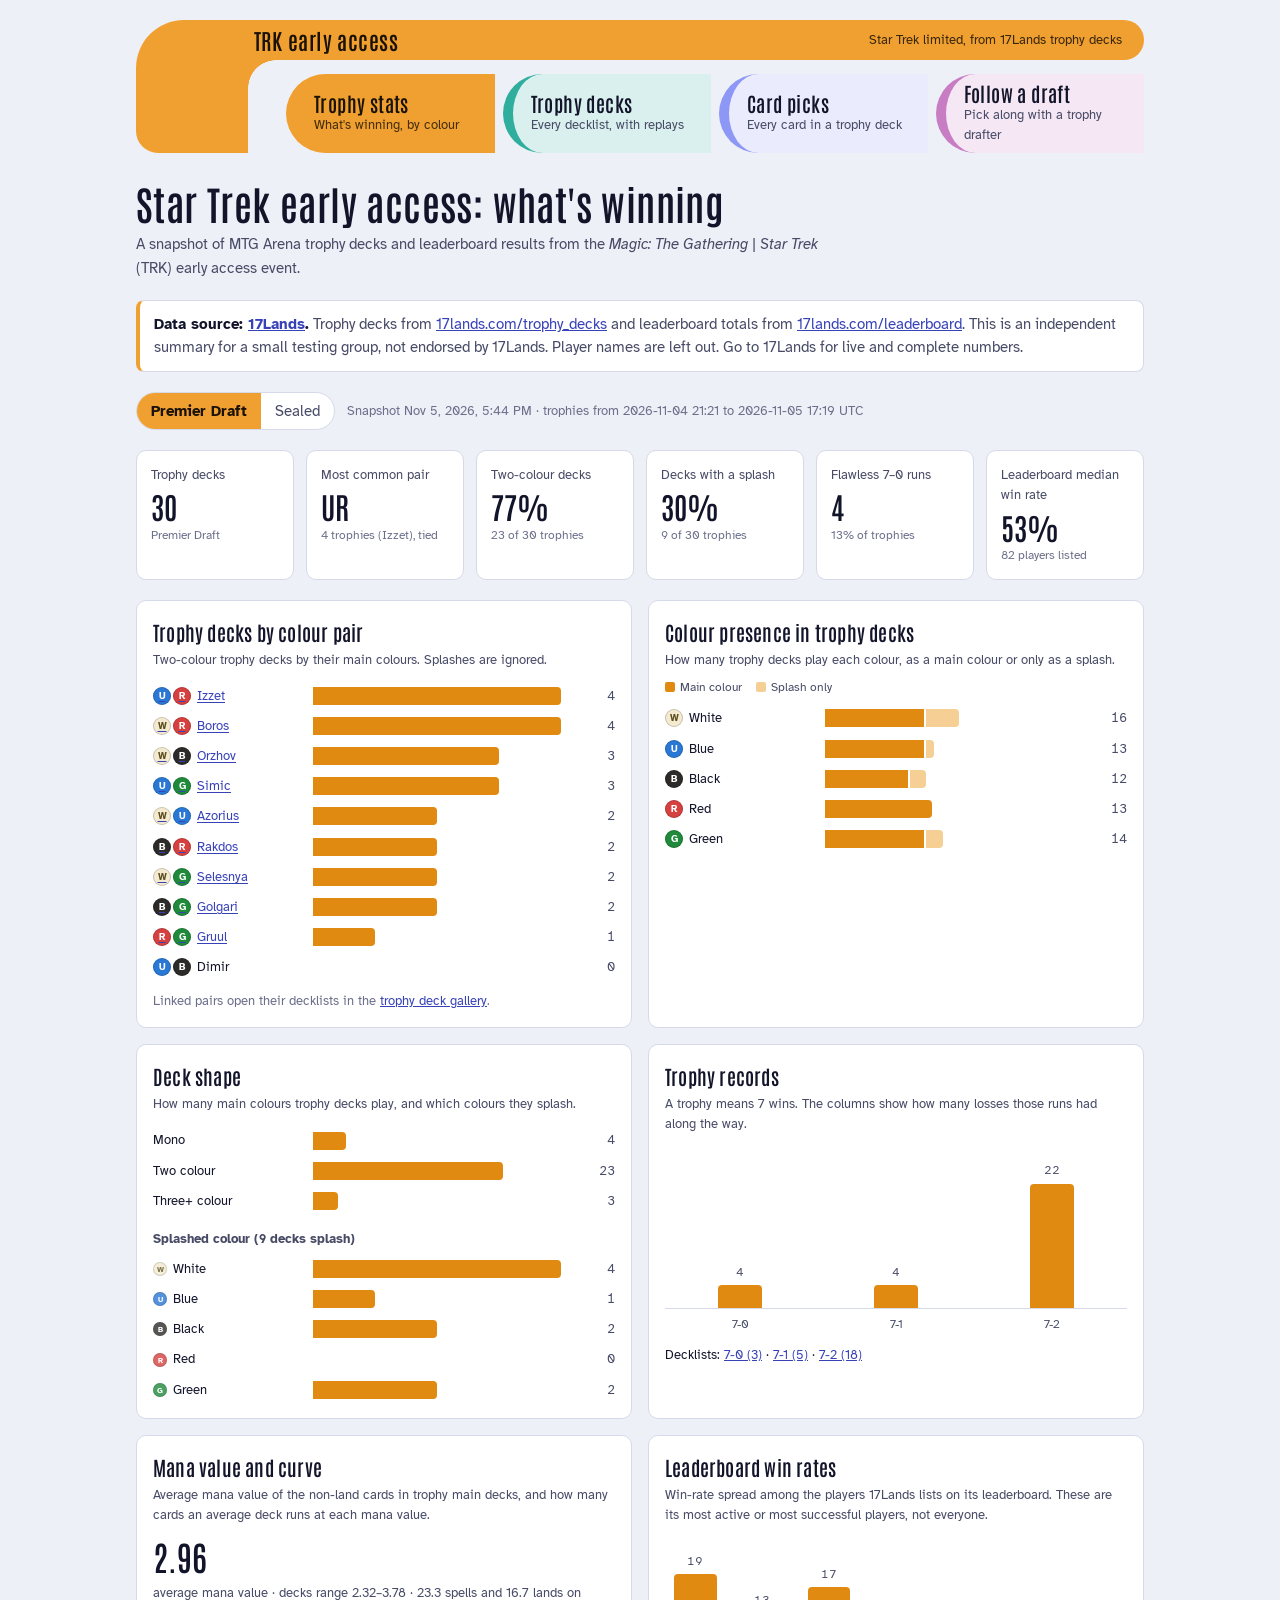
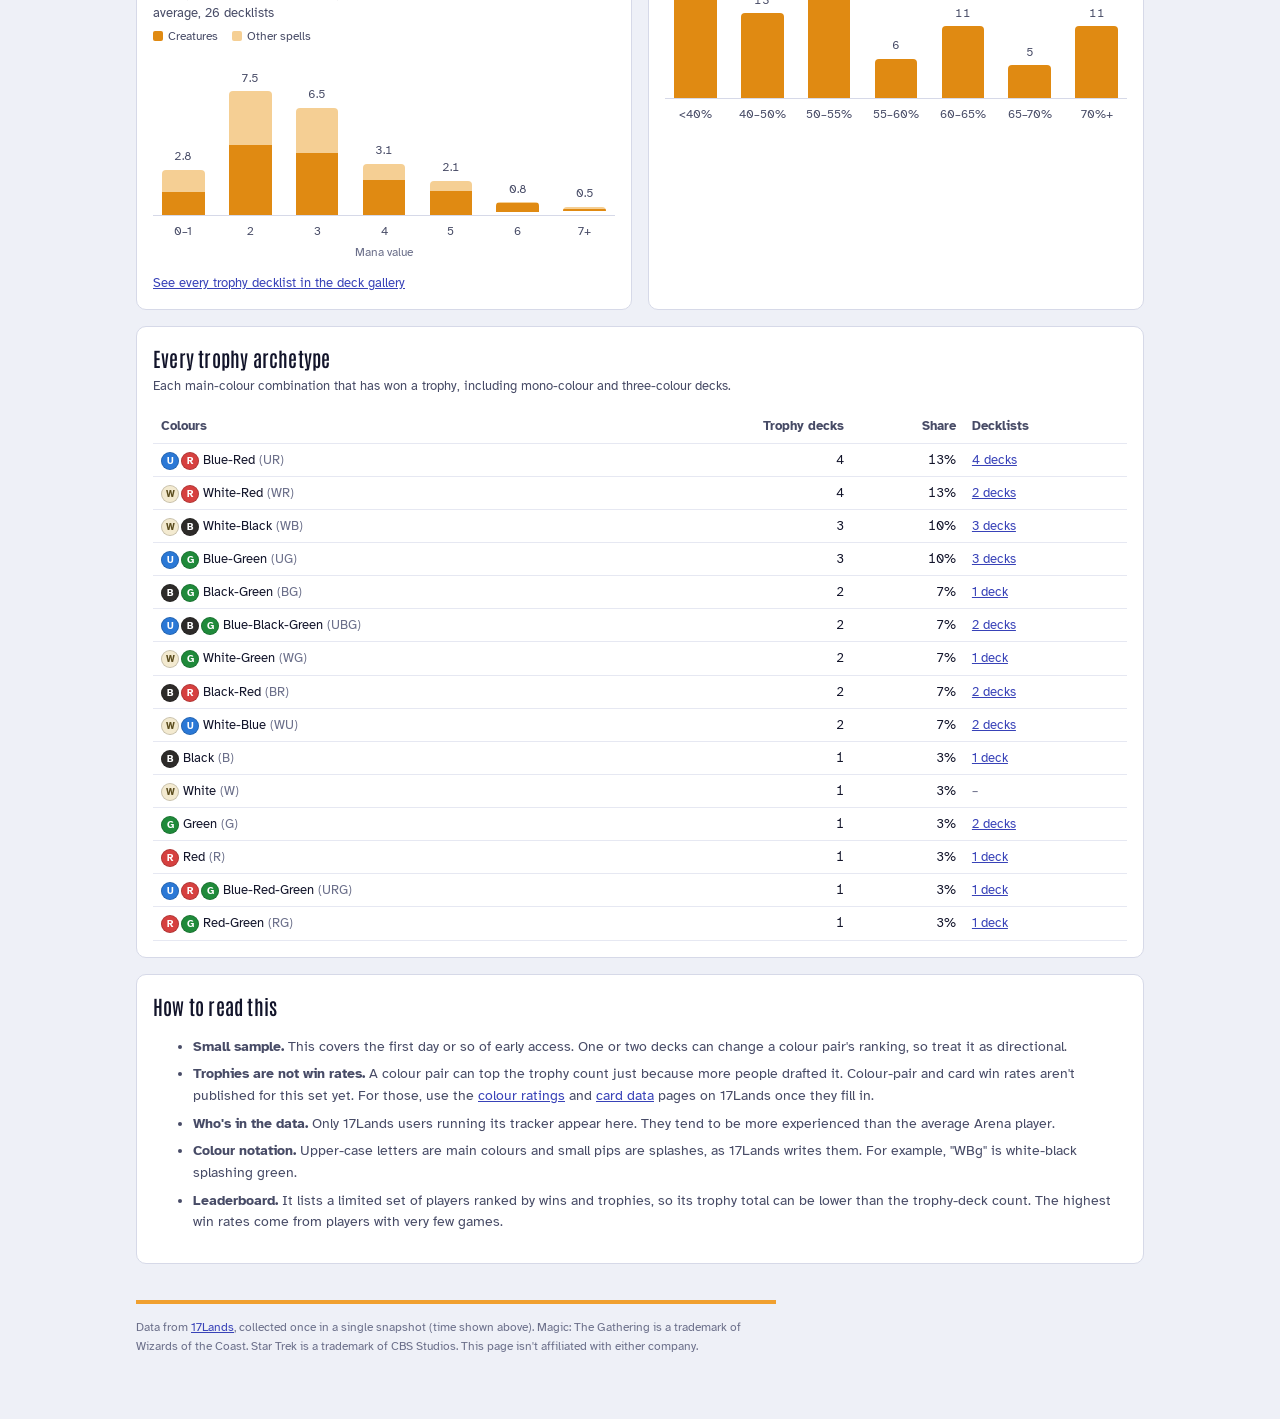
<file: docs/index.html>
<!doctype html>
<html lang="en">
<head>
<meta charset="utf-8">
<meta name="viewport" content="width=device-width, initial-scale=1">
<title>Star Trek Early Access</title>
<meta name="description" content="Early-access snapshot of Magic: The Gathering | Star Trek (TRK) limited results on MTG Arena, using data from 17Lands.">
<meta name="robots" content="noindex">
<link rel="preconnect" href="https://fonts.googleapis.com">
<link rel="preconnect" href="https://fonts.gstatic.com" crossorigin>
<link rel="stylesheet" href="https://fonts.googleapis.com/css2?family=Antonio:wght@600&family=Atkinson+Hyperlegible:ital,wght@0,400;0,700;1,400&display=swap">
<link rel="stylesheet" href="site.css">
<style>
.source {
  background: var(--surface-1); border: 1px solid var(--border); border-left: 4px solid var(--here);
  border-radius: 8px; padding: 12px 14px; margin-bottom: 20px; color: var(--text-secondary);
}
.source strong { color: var(--text-primary); }
.controls { display: flex; flex-wrap: wrap; gap: 12px; align-items: center; margin: 8px 0 20px; }
.tiles { display: grid; grid-template-columns: repeat(auto-fit, minmax(150px, 1fr)); gap: 12px; margin-bottom: 20px; }
.tile { background: var(--surface-1); border: 1px solid var(--border); border-radius: 10px; padding: 14px; }
.tile .label { color: var(--text-secondary); font-size: 13px; }
.tile .value { font: 600 30px/1.15 var(--display); margin-top: 4px; }
.tile .note { color: var(--text-muted); font-size: 12px; margin-top: 2px; }
.grid { display: grid; grid-template-columns: repeat(auto-fit, minmax(min(100%, 460px), 1fr)); gap: 16px; }
.card { background: var(--surface-1); border: 1px solid var(--border); border-radius: 10px; padding: 16px; min-width: 0; }
.card h2 { font-size: 20px; margin: 0 0 2px; }
.card .desc { color: var(--text-secondary); font-size: 13px; margin: 0 0 14px; }
.card.full { grid-column: 1 / -1; }
.bars { display: flex; flex-direction: column; gap: 6px; }
.bar-row { display: grid; grid-template-columns: minmax(96px, 150px) 1fr 44px; align-items: center; gap: 10px; padding: 2px 0; border-radius: 6px; }
.bar-row:hover { background: var(--grid); }
a.bar-row { color: inherit; text-decoration: none; }
a.bar-row .bar-label { color: var(--accent-ink); text-decoration: underline; text-underline-offset: 2px; }
a.bar-row:focus-visible { outline: 2px solid var(--here); outline-offset: 2px; }
.more { font-size: 13px; margin: 12px 0 0; }
.bar-label { display: flex; align-items: center; gap: 6px; font-size: 13px; color: var(--text-primary); white-space: nowrap; overflow: hidden; text-overflow: ellipsis; }
.bar-track { position: relative; height: 18px; display: flex; gap: 2px; }
.bar-fill { height: 100%; border-radius: 0 4px 4px 0; background: var(--series-1); min-width: 0; }
.bar-fill.soft { background: var(--series-1-soft); }
.bar-fill.first-of-two { border-radius: 0; }
.bar-val { font-size: 13px; color: var(--text-secondary); text-align: right; font-variant-numeric: tabular-nums; }
.legend { display: flex; gap: 14px; font-size: 12px; color: var(--text-secondary); margin: -6px 0 10px; flex-wrap: wrap; }
.legend span::before { content: ""; display: inline-block; width: 10px; height: 10px; border-radius: 2px; margin-right: 5px; vertical-align: -1px; background: var(--c); }
.pips { display: inline-flex; gap: 2px; flex: none; }
.pip {
  display: inline-grid; place-items: center; width: 18px; height: 18px; border-radius: 50%;
  font-size: 10px; font-weight: 700; line-height: 1; box-shadow: inset 0 0 0 1px rgba(0,0,0,.18);
}
.pip.lc { width: 14px; height: 14px; font-size: 8px; opacity: .8; }
.pip-W { background: var(--pip-W); color: var(--pip-W-ink); }
.pip-U { background: var(--pip-U); color: var(--pip-U-ink); }
.pip-B { background: var(--pip-B); color: var(--pip-B-ink); }
.pip-R { background: var(--pip-R); color: var(--pip-R-ink); }
.pip-G { background: var(--pip-G); color: var(--pip-G-ink); }
.vbars { display: flex; align-items: flex-end; gap: 6px; height: 160px; border-bottom: 1px solid var(--border); padding-top: 8px; }
.vcol { flex: 1; display: flex; flex-direction: column; align-items: center; justify-content: flex-end; height: 100%; gap: 4px; cursor: default; border-radius: 4px; }
.vcol:hover { background: var(--grid); }
.vcol .v { font-size: 12px; color: var(--text-secondary); font-variant-numeric: tabular-nums; }
.vcol .b { width: 70%; max-width: 44px; background: var(--series-1); border-radius: 4px 4px 0 0; }
.vcol .stack { width: 70%; max-width: 44px; display: flex; flex-direction: column; border-radius: 4px 4px 0 0; overflow: hidden; }
.vcol .stack .b { width: 100%; max-width: none; border-radius: 0; }
.vcol .stack .b.soft { background: var(--series-1-soft); }
.mv-head { display: flex; align-items: baseline; gap: 10px; flex-wrap: wrap; margin-bottom: 10px; }
.mv-head .value { font: 600 34px/1 var(--display); }
.mv-head .note { color: var(--text-secondary); font-size: 13px; }
.axis-note { color: var(--text-muted); font-size: 12px; text-align: center; margin-top: 2px; }
.vlabels { display: flex; gap: 6px; margin-top: 6px; }
.vlabels span { flex: 1; text-align: center; font-size: 12px; color: var(--text-secondary); }
table { width: 100%; border-collapse: collapse; font-size: 13px; }
th, td { text-align: left; padding: 6px 8px; border-bottom: 1px solid var(--grid); }
th { color: var(--text-secondary); font-weight: 600; }
td.num, th.num { text-align: right; font-variant-numeric: tabular-nums; }
.table-scroll { overflow-x: auto; }
.notes { color: var(--text-secondary); font-size: 14px; }
.notes li { margin-bottom: 6px; }
.empty { color: var(--text-muted); font-size: 13px; padding: 12px 0; }
#tip {
  position: fixed; pointer-events: none; z-index: 10; background: var(--tip-bg); color: var(--tip-fg);
  font-size: 12px; padding: 6px 8px; border-radius: 6px; max-width: 240px; opacity: 0; transition: opacity .08s;
}
</style>
</head>
<body class="p-stats">
<div class="wrap">
  <header class="bridge">
    <div class="elbow" aria-hidden="true"></div>
    <div class="bar"><a class="site" href="index.html">TRK early access</a><span>Star Trek limited, from 17Lands trophy decks</span></div>
    <nav aria-label="Pages">
      <a href="index.html" aria-current="page"><b>Trophy stats</b><span>What's winning, by colour</span></a>
      <a href="decks.html"><b>Trophy decks</b><span>Every decklist, with replays</span></a>
      <a href="cards.html"><b>Card picks</b><span>Every card in a trophy deck</span></a>
      <a href="follow.html"><b>Follow a draft</b><span>Pick along with a trophy drafter</span></a>
    </nav>
  </header>
  <div>
    <h1>Star Trek early access: what's winning</h1>
    <p class="sub">A snapshot of MTG Arena trophy decks and leaderboard results from the <em>Magic: The Gathering | Star Trek</em> (TRK) early access event.</p>
    <div class="source">
      <strong>Data source: <a href="https://www.17lands.com" target="_blank" rel="noopener">17Lands</a>.</strong>
      Trophy decks from <a href="https://www.17lands.com/trophy_decks" target="_blank" rel="noopener">17lands.com/trophy_decks</a> and leaderboard totals from <a href="https://www.17lands.com/leaderboard" target="_blank" rel="noopener">17lands.com/leaderboard</a>.
      This is an independent summary for a small testing group, not endorsed by 17Lands. Player names are left out. Go to 17Lands for live and complete numbers.
    </div>
  </div>

  <div class="controls">
    <div class="seg" role="group" aria-label="Format">
      <button type="button" data-fmt="PremierDraft" aria-pressed="true">Premier Draft</button>
      <button type="button" data-fmt="Sealed" aria-pressed="false">Sealed</button>
    </div>
    <span class="meta" id="meta"></span>
  </div>

  <section class="tiles" id="tiles" aria-label="Headline numbers"></section>

  <div class="grid">
    <section class="card">
      <h2>Trophy decks by colour pair</h2>
      <p class="desc">Two-colour trophy decks by their main colours. Splashes are ignored.</p>
      <div class="bars" id="pairs"></div>
      <p class="more meta" id="pairs-more"></p>
    </section>

    <section class="card">
      <h2>Colour presence in trophy decks</h2>
      <p class="desc">How many trophy decks play each colour, as a main colour or only as a splash.</p>
      <div class="legend"><span style="--c:var(--series-1)">Main colour</span><span style="--c:var(--series-1-soft)">Splash only</span></div>
      <div class="bars" id="presence"></div>
    </section>

    <section class="card">
      <h2>Deck shape</h2>
      <p class="desc">How many main colours trophy decks play, and which colours they splash.</p>
      <div class="bars" id="width"></div>
      <h3 style="font-size:13px;margin:16px 0 8px;color:var(--text-secondary);font-weight:600" id="splash-h"></h3>
      <div class="bars" id="splash"></div>
    </section>

    <section class="card">
      <h2>Trophy records</h2>
      <p class="desc">A trophy means 7 wins. The columns show how many losses those runs had along the way.</p>
      <div class="vbars" id="records"></div>
      <div class="vlabels" id="records-l"></div>
      <p class="more" id="records-more"></p>
    </section>

    <section class="card">
      <h2>Mana value and curve</h2>
      <p class="desc">Average mana value of the non-land cards in trophy main decks, and how many cards an average deck runs at each mana value.</p>
      <div id="curve-body">
        <div class="mv-head"><span class="value" id="mv-avg"></span><span class="note" id="mv-note"></span></div>
        <div class="legend"><span style="--c:var(--series-1)">Creatures</span><span style="--c:var(--series-1-soft)">Other spells</span></div>
        <div class="vbars" id="curve"></div>
        <div class="vlabels" id="curve-l"></div>
        <div class="axis-note">Mana value</div>
        <p class="more"><a href="decks.html">See every trophy decklist in the deck gallery</a></p>
      </div>
      <div class="empty" id="curve-empty" hidden>Decklists are only collected for Premier Draft trophy decks. Switch to Premier Draft to see the curve.</div>
    </section>

    <section class="card">
      <h2>Leaderboard win rates</h2>
      <p class="desc">Win-rate spread among the players 17Lands lists on its leaderboard. These are its most active or most successful players, not everyone.</p>
      <div class="vbars" id="wr"></div>
      <div class="vlabels" id="wr-l"></div>
    </section>

    <section class="card full">
      <h2>Every trophy archetype</h2>
      <p class="desc">Each main-colour combination that has won a trophy, including mono-colour and three-colour decks.</p>
      <div class="table-scroll"><table id="arch"><thead><tr><th>Colours</th><th class="num">Trophy decks</th><th class="num">Share</th><th id="arch-dl">Decklists</th></tr></thead><tbody></tbody></table></div>
    </section>

    <section class="card full">
      <h2>How to read this</h2>
      <ul class="notes">
        <li><strong>Small sample.</strong> This covers the first day or so of early access. One or two decks can change a colour pair's ranking, so treat it as directional.</li>
        <li><strong>Trophies are not win rates.</strong> A colour pair can top the trophy count just because more people drafted it. Colour-pair and card win rates aren't published for this set yet. For those, use the <a href="https://www.17lands.com/color_ratings" target="_blank" rel="noopener">colour ratings</a> and <a href="https://www.17lands.com/card_data" target="_blank" rel="noopener">card data</a> pages on 17Lands once they fill in.</li>
        <li><strong>Who's in the data.</strong> Only 17Lands users running its tracker appear here. They tend to be more experienced than the average Arena player.</li>
        <li><strong>Colour notation.</strong> Upper-case letters are main colours and small pips are splashes, as 17Lands writes them. For example, "WBg" is white-black splashing green.</li>
        <li><strong>Leaderboard.</strong> It lists a limited set of players ranked by wins and trophies, so its trophy total can be lower than the trophy-deck count. The highest win rates come from players with very few games.</li>
      </ul>
    </section>
  </div>

  <footer>
    Data from <a href="https://www.17lands.com" target="_blank" rel="noopener">17Lands</a>, collected once in a single snapshot (time shown above). Magic: The Gathering is a trademark of Wizards of the Coast. Star Trek is a trademark of CBS Studios. This page isn't affiliated with either company.
  </footer>
</div>
<div id="tip" role="status" aria-live="polite"></div>

<script>
(function () {
  const COLOR_NAMES = { W: "White", U: "Blue", B: "Black", R: "Red", G: "Green" };
  const FMT_LABEL = { PremierDraft: "Premier Draft", Sealed: "Sealed" };
  const $ = (id) => document.getElementById(id);
  const tip = $("tip");
  let stats = null;
  let fmt = "PremierDraft";
  try { const saved = localStorage.getItem("trk-fmt"); if (saved) fmt = saved; } catch (e) {}

  const pct = (n, d) => d ? Math.round((n / d) * 100) + "%" : "–";
  const esc = (s) => String(s).replace(/[&<>"]/g, (c) => ({ "&": "&amp;", "<": "&lt;", ">": "&gt;", '"': "&quot;" }[c]));

  function pips(code) {
    return '<span class="pips" aria-hidden="true">' + [...code].map((c) => {
      const up = c.toUpperCase();
      return '<span class="pip pip-' + up + (c !== up ? " lc" : "") + '">' + up + "</span>";
    }).join("") + "</span>";
  }
  function colourWords(code) {
    const main = [...code].filter((c) => c === c.toUpperCase()).map((c) => COLOR_NAMES[c]);
    const spl = [...code].filter((c) => c !== c.toUpperCase()).map((c) => COLOR_NAMES[c.toUpperCase()]);
    return main.join("-") + (spl.length ? " splash " + spl.join(", ") : "");
  }

  function bindTips(root) {
    root.querySelectorAll("[data-tip]").forEach((el) => {
      el.addEventListener("mousemove", (e) => {
        tip.textContent = el.getAttribute("data-tip");
        tip.style.opacity = 1;
        const x = Math.min(e.clientX + 14, window.innerWidth - tip.offsetWidth - 8);
        tip.style.left = x + "px";
        tip.style.top = e.clientY + 14 + "px";
      });
      el.addEventListener("mouseleave", () => { tip.style.opacity = 0; });
    });
  }

  // Horizontal bars. rows: [{labelHtml, label, parts:[{v, soft}], total, tip}]
  function hbars(el, rows, max) {
    if (!rows.length) { el.innerHTML = '<div class="empty">No data yet.</div>'; return; }
    max = max || Math.max(1, ...rows.map((r) => r.total));
    el.innerHTML = rows.map((r) => {
      const parts = r.parts.filter((p) => p.v > 0);
      const fills = parts.map((p, i) =>
        '<div class="bar-fill' + (p.soft ? " soft" : "") + (i < parts.length - 1 ? " first-of-two" : "") +
        '" style="width:' + (p.v / max) * 100 + '%"></div>').join("");
      const tag = r.href ? 'a href="' + esc(r.href) + '"' : "div";
      return "<" + tag + ' class="bar-row" data-tip="' + esc(r.tip) + '"><div class="bar-label">' + r.labelHtml +
        '</div><div class="bar-track">' + fills + '</div><div class="bar-val">' + r.total + "</div></" + tag.split(" ")[0] + ">";
    }).join("");
    bindTips(el);
  }

  function vbars(el, labelsEl, rows) {
    const max = Math.max(1, ...rows.map((r) => r.v));
    el.innerHTML = rows.map((r) =>
      '<div class="vcol" data-tip="' + esc(r.tip) + '"><span class="v">' + r.v + '</span><div class="b" style="height:' +
      (r.v / max) * 82 + '%;min-height:' + (r.v ? 2 : 0) + 'px"></div></div>').join("");
    labelsEl.innerHTML = rows.map((r) => "<span>" + esc(r.label) + "</span>").join("");
    bindTips(el);
  }

  function tile(label, value, note) {
    return '<div class="tile"><div class="label">' + label + '</div><div class="value">' + value + "</div>" +
      (note ? '<div class="note">' + note + "</div>" : "") + "</div>";
  }

  function renderCurve(c) {
    $("curve-body").hidden = !c;
    $("curve-empty").hidden = !!c;
    if (!c) return;
    const r1 = (x) => x.toFixed(1);
    $("mv-avg").textContent = c.avg_mv.toFixed(2);
    $("mv-note").textContent = "average mana value · decks range " + c.min_mv.toFixed(2) + "–" + c.max_mv.toFixed(2) +
      " · " + r1(c.avg_spells) + " spells and " + r1(c.avg_lands) + " lands on average, " + c.decks + " decklists";
    const max = Math.max(1, ...c.curve.map((b) => b.creatures + b.other));
    $("curve").innerHTML = c.curve.map((b) => {
      const tot = b.creatures + b.other;
      const tipText = "Mana value " + b.label + ": " + r1(tot) + " cards per deck (" + r1(b.creatures) + " creatures, " + r1(b.other) + " other)";
      return '<div class="vcol" data-tip="' + esc(tipText) + '"><span class="v">' + r1(tot) + '</span><div class="stack" style="height:' +
        (tot / max) * 82 + '%"><div class="b soft" style="flex:' + b.other + '"></div><div class="b" style="flex:' + b.creatures + '"></div></div></div>';
    }).join("");
    $("curve-l").innerHTML = c.curve.map((b) => "<span>" + esc(b.label) + "</span>").join("");
    bindTips($("curve"));
  }

  function render() {
    const f = stats.formats[fmt];
    if (!f) return;
    const t = f.trophies, lb = f.leaderboard, n = t.count;
    document.querySelectorAll(".seg button").forEach((b) => b.setAttribute("aria-pressed", b.dataset.fmt === fmt));
    const fetched = new Date(stats.fetched_at);
    $("meta").textContent = "Snapshot " + fetched.toLocaleString(undefined, { dateStyle: "medium", timeStyle: "short" }) +
      (t.first ? " · trophies from " + t.first.slice(0, 16) + " to " + t.last.slice(0, 16) + " UTC" : "");

    const two = (t.width.find((w) => w.label === "Two colour") || {}).count || 0;
    const sevenOh = (t.records.find((r) => r.record === "7-0") || {}).count || 0;
    const topPair = t.pairs[0];
    $("tiles").innerHTML =
      tile("Trophy decks", n, FMT_LABEL[fmt]) +
      tile("Most common pair", topPair && topPair.count ? topPair.code : "–",
        topPair && topPair.count ? topPair.count + " trophies (" + topPair.name + ")" + (t.pairs[1] && t.pairs[1].count === topPair.count ? ", tied" : "") : "") +
      tile("Two-colour decks", pct(two, n), two + " of " + n + " trophies") +
      tile("Decks with a splash", pct(t.splash_decks, n), t.splash_decks + " of " + n + " trophies") +
      tile("Flawless 7–0 runs", sevenOh, pct(sevenOh, n) + " of trophies") +
      tile("Leaderboard median win rate", lb.median_win_rate != null ? Math.round(lb.median_win_rate * 100) + "%" : "–",
        lb.players + " players listed");

    // decklists (and pick data) only exist for some Premier Draft trophies; link to the gallery where there are any
    const dl = (f.decklists || {}).by_main || {};
    const galleryHref = (q) => "decks.html?" + q;
    hbars($("pairs"), t.pairs.map((p) => ({
      labelHtml: pips(p.code) + " " + p.name, total: p.count, parts: [{ v: p.count }],
      href: dl[p.code] ? galleryHref("colors=" + p.code) : "",
      tip: p.name + " (" + p.code + "): " + p.count + " trophy deck" + (p.count === 1 ? "" : "s") + " · " + pct(p.count, n) + " of all trophies" +
        (dl[p.code] ? " · click to see " + dl[p.code] + " decklist" + (dl[p.code] === 1 ? "" : "s") : ""),
    })));
    $("pairs-more").innerHTML = f.decklists ? 'Linked pairs open their decklists in the <a href="decks.html">trophy deck gallery</a>.' : "";

    hbars($("presence"), t.presence.map((c) => ({
      labelHtml: pips(c.code) + " " + c.name, total: c.any,
      parts: [{ v: c.main }, { v: c.any - c.main, soft: true }],
      tip: c.name + ": main colour in " + c.main + ", splash only in " + (c.any - c.main) + " · in " + pct(c.any, n) + " of trophy decks",
    })), n);

    hbars($("width"), t.width.map((w) => ({
      labelHtml: esc(w.label), total: w.count, parts: [{ v: w.count }],
      tip: w.label + ": " + w.count + " trophy decks (" + pct(w.count, n) + ")",
    })), n);
    $("splash-h").textContent = "Splashed colour (" + t.splash_decks + " decks splash)";
    hbars($("splash"), t.splash_colors.map((c) => ({
      labelHtml: pips(c.code.toLowerCase()) + " " + c.name, total: c.count, parts: [{ v: c.count }],
      tip: c.name + " splashed in " + c.count + " trophy deck" + (c.count === 1 ? "" : "s"),
    })), Math.max(1, ...t.splash_colors.map((c) => c.count)));

    vbars($("records"), $("records-l"), t.records.map((r) => ({
      label: r.record, v: r.count, tip: r.record + ": " + r.count + " trophies (" + pct(r.count, n) + ")",
    })));
    const byRec = (f.decklists || {}).by_record || {};
    $("records-more").innerHTML = f.decklists ? "Decklists: " + t.records.filter((r) => byRec[r.record]).map((r) =>
      '<a href="' + galleryHref("record=" + r.record) + '">' + r.record + " (" + byRec[r.record] + ")</a>").join(" · ") : "";
    renderCurve(f.curve);

    vbars($("wr"), $("wr-l"), lb.win_rate_hist.map((b) => ({
      label: b.label, v: b.count, tip: b.label + " win rate: " + b.count + " of " + lb.players + " listed players",
    })));

    $("arch").querySelector("tbody").innerHTML = t.archetypes.map((a) =>
      "<tr><td>" + pips(a.code) + " " + esc(colourWords(a.code)) + ' <span style="color:var(--text-muted)">(' + a.code +
      ')</span></td><td class="num">' + a.count + '</td><td class="num">' + pct(a.count, n) + "</td>" +
      (f.decklists ? "<td>" + (dl[a.code] ? '<a href="' + galleryHref("colors=" + a.code) + '">' + dl[a.code] + " deck" + (dl[a.code] === 1 ? "" : "s") + "</a>" : '<span class="meta">–</span>') + "</td>" : "") +
      "</tr>").join("");
    $("arch-dl").hidden = !f.decklists;
  }

  document.querySelectorAll(".seg button").forEach((b) => b.addEventListener("click", () => {
    fmt = b.dataset.fmt;
    try { localStorage.setItem("trk-fmt", fmt); } catch (e) {}
    render();
  }));

  fetch("data/stats.json").then((r) => r.json()).then((d) => {
    stats = d;
    if (!stats.formats[fmt]) fmt = "PremierDraft";
    render();
  }).catch(() => { $("tiles").innerHTML = '<div class="empty">Could not load data/stats.json.</div>'; });
})();
</script>
</body>
</html>
</file>
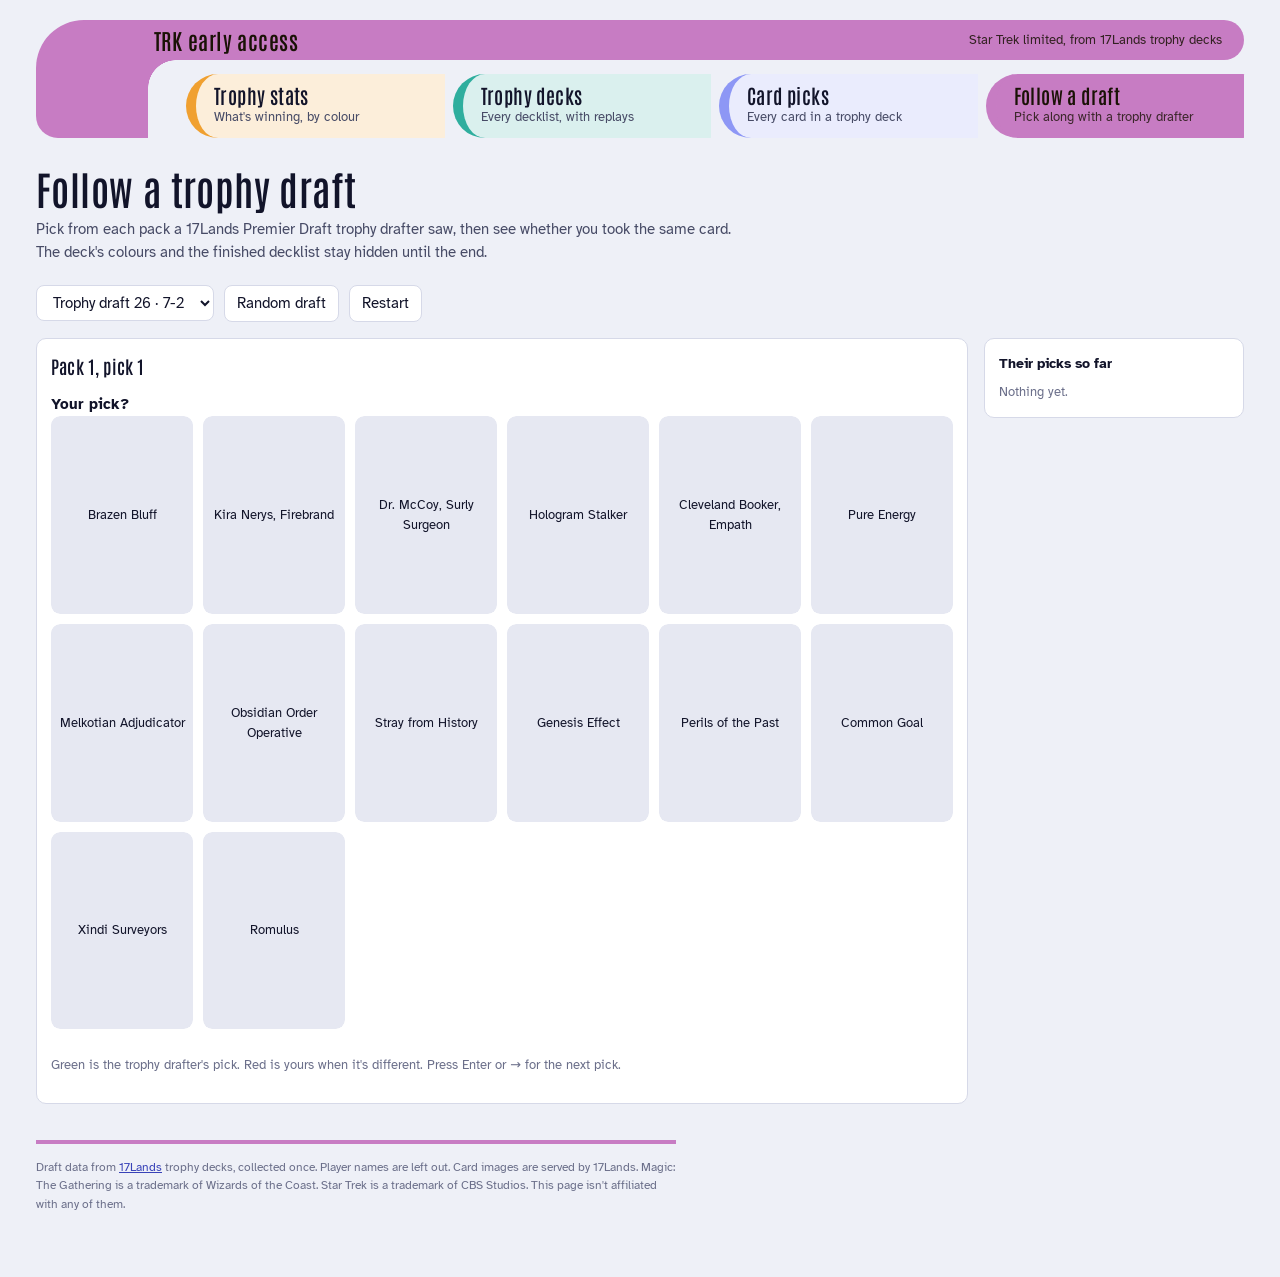
<file: docs/follow.html>
<!doctype html>
<html lang="en">
<head>
<meta charset="utf-8">
<meta name="viewport" content="width=device-width, initial-scale=1">
<title>Trophy Draft Follow-Along</title>
<meta name="description" content="Follow a Star Trek (TRK) Premier Draft trophy drafter pick by pick and see how often you match them. Data from 17Lands.">
<meta name="robots" content="noindex">
<link rel="preconnect" href="https://fonts.googleapis.com">
<link rel="preconnect" href="https://fonts.gstatic.com" crossorigin>
<link rel="stylesheet" href="https://fonts.googleapis.com/css2?family=Antonio:wght@600&family=Atkinson+Hyperlegible:ital,wght@0,400;0,700;1,400&display=swap">
<link rel="stylesheet" href="site.css">
<style>
.wrap { max-width: 1240px; }
.controls { display: flex; flex-wrap: wrap; gap: 10px; align-items: center; margin-bottom: 16px; }
select, button { font: inherit; min-height: 36px; border: 1px solid var(--border); border-radius: 8px; background: var(--surface-1); color: var(--text-primary); padding: 6px 12px; }
button { cursor: pointer; }
button.primary { background: var(--here); border-color: var(--here); color: var(--on-accent); font-weight: 700; }
button:disabled { opacity: .5; cursor: default; }
:is(select, button):focus-visible { outline: 2px solid var(--here); outline-offset: 2px; }
.layout { display: grid; grid-template-columns: 1fr 260px; gap: 16px; align-items: start; }
@media (max-width: 760px) { .layout { grid-template-columns: 1fr; } }
.panel { background: var(--surface-1); border: 1px solid var(--border); border-radius: 10px; padding: 14px; min-width: 0; }
.status { display: flex; flex-wrap: wrap; gap: 8px 16px; align-items: baseline; margin-bottom: 12px; }
.status h2 { font-size: 18px; margin: 0; }
.status .score { color: var(--text-secondary); font-variant-numeric: tabular-nums; }
.result { font-weight: 600; min-height: 1.5em; }
.result.good { color: var(--good); }
.result.bad { color: var(--bad); }
.pack { display: grid; grid-template-columns: repeat(auto-fill, minmax(min(140px, 45%), 1fr)); gap: 10px; }
.pack button { padding: 0; border: 0; background: none; border-radius: 9px; position: relative; aspect-ratio: 488 / 680; overflow: hidden; }
.pack img { position: relative; width: 100%; height: 100%; object-fit: cover; display: block; border-radius: 9px; background: var(--grid); }
.pack .alt { position: absolute; inset: 0; display: grid; place-items: center; padding: 8px; font-size: 13px; text-align: center; background: var(--grid); border-radius: 9px; }
.pack button:hover:not(:disabled) img { transform: translateY(-2px); box-shadow: 0 4px 12px rgba(0,0,0,.25); }
.pack button:disabled { opacity: 1; }
.revealed button { opacity: .35 !important; }
.revealed button.theirs, .revealed button.mine { opacity: 1 !important; }
.pack button.theirs { outline: 4px solid var(--good); outline-offset: -1px; }
.pack button.mine:not(.theirs) { outline: 4px solid var(--bad); outline-offset: -1px; }
.tag { position: absolute; left: 6px; bottom: 6px; font-size: 11px; font-weight: 700; padding: 2px 6px; border-radius: 4px; color: #fff; }
.tag.t { background: var(--good); }
.tag.m { background: var(--bad); }
.pool h3 { font-size: 14px; margin: 0 0 8px; }
.pool ol { margin: 0; padding-left: 26px; font-size: 13px; max-height: 70vh; overflow: auto; }
.pool li.miss { color: var(--text-secondary); }
.pool li .you { color: var(--bad); font-size: 12px; }
.pool .empty { color: var(--text-muted); font-size: 13px; }
.pips { display: inline-flex; gap: 2px; vertical-align: -3px; }
.pip { display: inline-grid; place-items: center; width: 18px; height: 18px; border-radius: 50%; font-size: 10px; font-weight: 700; box-shadow: inset 0 0 0 1px rgba(0,0,0,.18); }
.pip.lc { width: 14px; height: 14px; font-size: 8px; opacity: .8; }
.pip-W { background: var(--pip-W); color: var(--pip-W-ink); } .pip-U { background: var(--pip-U); color: var(--pip-U-ink); }
.pip-B { background: var(--pip-B); color: var(--pip-B-ink); } .pip-R { background: var(--pip-R); color: var(--pip-R-ink); }
.pip-G { background: var(--pip-G); color: var(--pip-G-ink); }
.sr { position: absolute; width: 1px; height: 1px; overflow: hidden; clip: rect(0 0 0 0); }
.deck-wrap { margin-top: 4px; }
.deck-wrap h3 { font-size: 14px; margin: 16px 0 8px; }
.deck-wrap h3:first-child { margin-top: 0; }
.deck-scroll { overflow-x: auto; padding-bottom: 6px; }
.deck { display: flex; gap: 8px; align-items: flex-start; }
.deck-col { flex: none; width: 112px; }
.deck-col > b { display: block; font-size: 11px; font-weight: 600; color: var(--text-muted); margin-bottom: 4px; }
.deck-card { position: relative; display: block; }
.deck-card + .deck-card { margin-top: -122px; }
.deck-card img { display: block; width: 112px; aspect-ratio: 488 / 680; border-radius: 6px; background: var(--grid); box-shadow: 0 1px 2px rgba(0,0,0,.3); }
.deck-card .x { position: absolute; top: 16px; right: 4px; background: rgba(0,0,0,.75); color: #fff; font-size: 11px; font-weight: 700; border-radius: 4px; padding: 0 4px; }
.deck-card:hover { z-index: 2; }
.hint { color: var(--text-muted); font-size: 13px; margin-top: 12px; }
</style>
</head>
<body class="p-follow">
<div class="wrap">
  <header class="bridge">
    <div class="elbow" aria-hidden="true"></div>
    <div class="bar"><a class="site" href="index.html">TRK early access</a><span>Star Trek limited, from 17Lands trophy decks</span></div>
    <nav aria-label="Pages">
      <a href="index.html"><b>Trophy stats</b><span>What's winning, by colour</span></a>
      <a href="decks.html"><b>Trophy decks</b><span>Every decklist, with replays</span></a>
      <a href="cards.html"><b>Card picks</b><span>Every card in a trophy deck</span></a>
      <a href="follow.html" aria-current="page"><b>Follow a draft</b><span>Pick along with a trophy drafter</span></a>
    </nav>
  </header>
  <h1>Follow a trophy draft</h1>
  <p class="sub">Pick from each pack a 17Lands Premier Draft trophy drafter saw, then see whether you took the same card. The deck's colours and the finished decklist stay hidden until the end.</p>

  <div class="controls">
    <label for="draft" class="sr">Draft</label>
    <select id="draft"></select>
    <button type="button" id="random">Random draft</button>
    <button type="button" id="restart">Restart</button>
  </div>

  <div class="layout">
    <section class="panel" aria-live="polite">
      <div class="status">
        <h2 id="where">Loading…</h2>
        <span class="score" id="score"></span>
      </div>
      <div class="result" id="result"></div>
      <div class="pack" id="pack"></div>
      <div class="deck-wrap" id="deck" hidden></div>
      <div class="controls" style="margin:14px 0 0">
        <button type="button" class="primary" id="next" hidden>Next pick</button>
      </div>
      <p class="hint">Green is the trophy drafter's pick. Red is yours when it's different. Press Enter or → for the next pick.</p>
    </section>
    <aside class="panel pool">
      <h3>Their picks so far</h3>
      <div id="pool"><div class="empty">Nothing yet.</div></div>
    </aside>
  </div>

  <footer>
    Draft data from <a href="https://www.17lands.com" target="_blank" rel="noopener">17Lands</a> trophy decks, collected once. Player names are left out. Card images are served by 17Lands. Magic: The Gathering is a trademark of Wizards of the Coast. Star Trek is a trademark of CBS Studios. This page isn't affiliated with any of them.
  </footer>
</div>

<script>
(function () {
  const $ = (id) => document.getElementById(id);
  const esc = (s) => String(s).replace(/[&<>"]/g, (c) => ({ "&": "&amp;", "<": "&lt;", ">": "&gt;", '"': "&quot;" }[c]));
  const pips = (code) => '<span class="pips" aria-hidden="true">' + [...code].map((c) => {
    const up = c.toUpperCase();
    return '<span class="pip pip-' + up + (c !== up ? " lc" : "") + '">' + up + "</span>";
  }).join("") + "</span>";

  let data, draft, draftIdx, i, mine, revealed, showSide = false;
  const BASICS = new Set(["Plains", "Island", "Swamp", "Mountain", "Forest", "Wastes"]);
  const isLand = (c) => /\bLand\b/.test(c.types || "") || BASICS.has(c.name);
  function deckHtml(list) {
    const cols = new Map();
    for (const [i, n] of list) {
      const c = data.cards[i];
      const key = isLand(c) ? "Lands" : Math.min(6, Math.round(c.cmc || 0));
      if (!cols.has(key)) cols.set(key, []);
      cols.get(key).push([c, n, i]);
    }
    const keys = [...cols.keys()].sort((a, b) => (a === "Lands") - (b === "Lands") || a - b);
    return '<div class="deck-scroll"><div class="deck">' + keys.map((key) => {
      const cs = cols.get(key).sort((a, b) => a[0].name.localeCompare(b[0].name));
      const count = cs.reduce((s, x) => s + x[1], 0);
      const label = key === "Lands" ? "Lands" : key === 6 ? "6+" : String(key);
      return '<div class="deck-col"><b>' + label + " · " + count + "</b>" + cs.map(([c, n, i]) =>
        '<span class="deck-card' + '" title="' + esc(c.name) + '"><img src="' + esc(c.img) + '" alt="' + esc((n > 1 ? n + " × " : "") + c.name) + '" loading="lazy">' +
        (n > 1 ? '<span class="x" aria-hidden="true">×' + n + "</span>" : "") + "</span>").join("") + "</div>";
    }).join("") + "</div></div>";
  }

  function start(idx) {
    draft = data.drafts[idx];
    draftIdx = idx;
    $("draft").value = idx;
    // keep the address on this draft so it can be shared or reopened
    history.replaceState(null, "", location.pathname + "?d=" + idx);
    i = 0; mine = []; revealed = false; showSide = false;
    render();
  }

  function render() {
    const picks = draft.picks;
    const done = i >= picks.length;
    const matches = mine.filter((m, k) => m === picks[k].picked).length;
    $("score").textContent = mine.length ? matches + " of " + mine.length + " matched (" + Math.round(matches / mine.length * 100) + "%)" : "";
    $("pool").innerHTML = mine.length ? "<ol>" + mine.map((m, k) => {
      const p = picks[k].picked, hit = m === p;
      return '<li class="' + (hit ? "" : "miss") + '">' + esc(data.cards[p].name) +
        (hit ? " ✓" : ' <span class="you">(you: ' + esc(data.cards[m].name) + ")</span>") + "</li>";
    }).join("") + "</ol>" : '<div class="empty">Nothing yet.</div>';

    if (done) {
      $("where").innerHTML = "Done. Their deck was " + pips(draft.colors) + " " + esc(draft.colors) + ", " + esc(draft.record);
      $("result").className = "result";
      $("result").textContent = "You matched " + matches + " of " + picks.length + " picks.";
      $("pack").classList.remove("revealed");
      $("pack").innerHTML = "";
      const sideN = (draft.side || []).reduce((s, x) => s + x[1], 0);
      $("deck").hidden = !draft.main;
      $("deck").innerHTML = draft.main ? '<h3>Their trophy deck · <a href="decks.html#deck-' + (draftIdx + 1) + '">see it in the deck gallery</a></h3>' + deckHtml(draft.main) +
        (sideN ? '<p style="margin:10px 0 0"><button type="button" id="side" aria-expanded="' + showSide + '">' + (showSide ? "Hide" : "Show") + " sideboard (" + sideN + ")</button></p>" : "") +
        (showSide && sideN ? "<h3>Sideboard</h3>" + deckHtml(draft.side) : "") : "";
      $("next").hidden = true;
      return;
    }
    $("deck").hidden = true;
    const p = picks[i];
    $("where").textContent = "Pack " + (p.pack + 1) + ", pick " + (p.pick + 1);
    const pack = $("pack");
    pack.classList.toggle("revealed", revealed);
    pack.innerHTML = p.available.map((c) => {
      const card = data.cards[c], theirs = revealed && c === p.picked, me = revealed && c === mine[i];
      return '<button type="button" data-c="' + c + '" class="' + (theirs ? "theirs " : "") + (me ? "mine" : "") + '"' +
        (revealed ? " disabled" : "") + ' aria-label="' + esc(card.name) + '"><span class="alt">' + esc(card.name) + "</span>" +
        '<img src="' + esc(card.img) + '" alt="" loading="lazy" onerror="this.remove()">' +
        (theirs ? '<span class="tag t">Their pick</span>' : me ? '<span class="tag m">Your pick</span>' : "") + "</button>";
    }).join("");
    const r = $("result");
    if (revealed) {
      const hit = mine[i] === p.picked;
      r.className = "result " + (hit ? "good" : "bad");
      r.textContent = hit ? "Match! They took " + data.cards[p.picked].name + "." : "They took " + data.cards[p.picked].name + ".";
    } else { r.className = "result"; r.textContent = "Your pick?"; }
    $("next").hidden = !revealed;
    $("next").textContent = i === picks.length - 1 ? "See results" : "Next pick";
    if (revealed) $("next").focus();
  }

  $("deck").addEventListener("click", (e) => {
    if (e.target.closest("#side")) { showSide = !showSide; render(); $("side").focus(); }
  });
  $("pack").addEventListener("click", (e) => {
    const b = e.target.closest("button[data-c]");
    if (!b || revealed) return;
    mine[i] = +b.dataset.c;
    revealed = true;
    render();
  });
  function next() { if (!revealed) return; i++; revealed = false; render(); }
  $("next").addEventListener("click", next);
  document.addEventListener("keydown", (e) => {
    if (e.key === "ArrowRight" || (e.key === "Enter" && e.target === document.body)) next();
  });
  $("draft").addEventListener("change", (e) => start(+e.target.value));
  $("random").addEventListener("click", () => start(Math.floor(Math.random() * data.drafts.length)));
  $("restart").addEventListener("click", () => start(+$("draft").value));

  fetch("data/drafts.json").then((r) => r.json()).then((d) => {
    data = d;
    if (!data.drafts.length) { $("where").textContent = "No trophy drafts with pick data yet."; return; }
    $("draft").innerHTML = data.drafts.map((x, k) =>
      '<option value="' + k + '">Trophy draft ' + (k + 1) + " · " + esc(x.record) + "</option>").join("");
    const asked = parseInt(new URLSearchParams(location.search).get("d"), 10);
    start(asked >= 0 && asked < data.drafts.length ? asked : Math.floor(Math.random() * data.drafts.length));
  }).catch(() => { $("where").textContent = "Could not load data/drafts.json."; });
})();
</script>
</body>
</html>
</file>
<file: docs/site.css>
/* Shared tokens, base, page header and nav. Page-specific styles stay inline in each page. */
:root {
  color-scheme: light;
  --bg: #eef0f7;
  --surface-1: #ffffff;
  --border: #d6d9e8;
  --grid: #e6e8f2;
  --text-primary: #12142a;
  --text-secondary: #474b66;
  --text-muted: #6b6f8a;
  --series-1: #e08a12;
  --series-1-soft: #f5cf94;
  --track: #e6e8f2;
  --accent-ink: #3842b8;
  --on-accent: #1a1206;
  --tip-bg: #12142a;
  --tip-fg: #eef0f7;
  --good: #1f8a3a;
  --bad: #d6403f;
  --hue-stats: #f0a030;
  --hue-cards: #8d97f5;
  --hue-follow: #c77cc3;
  --hue-decks: #2fae9e;
  --pip-W: #f3ead0; --pip-W-ink: #5b4d1f;
  --pip-U: #2a78d6; --pip-U-ink: #fff;
  --pip-B: #2d2b29; --pip-B-ink: #fff;
  --pip-R: #d6403f; --pip-R-ink: #fff;
  --pip-G: #1f8a3a; --pip-G-ink: #fff;
  --pip-C: #cfccc4; --pip-C-ink: #2d2b29;
  --display: "Antonio", "Arial Narrow", sans-serif;
}
@media (prefers-color-scheme: dark) {
  :root:not([data-theme="light"]) {
    color-scheme: dark;
    --bg: #0d1020; --surface-1: #161a2e; --border: #2a2f4a; --grid: #1f2440;
    --text-primary: #eef0fb; --text-secondary: #b8bdd8; --text-muted: #8a90b0;
    --series-1: #f5a742; --series-1-soft: #7a5a2c; --track: #1f2440; --accent-ink: #a8b4ff;
    --tip-bg: #eef0fb; --tip-fg: #0d1020; --good: #3fb35c; --bad: #e86160;
    --hue-stats: #f5a742; --hue-cards: #9ea8ff; --hue-follow: #d48bd0; --hue-decks: #4cc7b6;
    --pip-B: #4a4744; --pip-C: #5a5853; --pip-C-ink: #f0efec;
  }
}
:root[data-theme="dark"] {
  color-scheme: dark;
  --bg: #0d1020; --surface-1: #161a2e; --border: #2a2f4a; --grid: #1f2440;
  --text-primary: #eef0fb; --text-secondary: #b8bdd8; --text-muted: #8a90b0;
  --series-1: #f5a742; --series-1-soft: #7a5a2c; --track: #1f2440; --accent-ink: #a8b4ff;
  --tip-bg: #eef0fb; --tip-fg: #0d1020; --good: #3fb35c; --bad: #e86160;
  --hue-stats: #f5a742; --hue-cards: #9ea8ff; --hue-follow: #d48bd0; --hue-decks: #4cc7b6;
  --pip-B: #4a4744; --pip-C: #5a5853; --pip-C-ink: #f0efec;
}
body.p-stats { --here: var(--hue-stats); }
body.p-cards { --here: var(--hue-cards); }
body.p-follow { --here: var(--hue-follow); }
body.p-decks { --here: var(--hue-decks); }

* { box-sizing: border-box; }
body {
  margin: 0; background: var(--bg); color: var(--text-primary);
  font: 15px/1.55 "Atkinson Hyperlegible", system-ui, -apple-system, "Segoe UI", sans-serif;
}
a { color: var(--accent-ink); }
.wrap { max-width: 1040px; margin: 0 auto; padding: 20px 16px 64px; }
h1 { font: 600 40px/1.1 var(--display); margin: 0 0 8px; letter-spacing: .01em; }
h2 { font-family: var(--display); font-weight: 600; letter-spacing: .01em; }
.sub { color: var(--text-secondary); margin: 0 0 20px; max-width: 72ch; }

/* Console header: a rail in the current page's colour curves into the top bar; the page buttons sit inside the bend. */
.bridge {
  --rail: 112px; --bar: 40px; --bend: 28px;
  display: grid; grid-template-columns: var(--rail) 1fr; grid-template-rows: var(--bar) auto;
  column-gap: 0; margin-bottom: 28px;
}
.bridge .elbow {
  grid-row: 1 / 3; grid-column: 1; background: var(--here);
  border-radius: 48px 0 0 22px;
}
.bridge .bar {
  grid-row: 1; grid-column: 2; position: relative; display: flex; align-items: center; gap: 16px;
  background: var(--here); color: var(--on-accent); border-radius: 0 999px 999px 0; padding: 0 22px 0 6px;
}
.bridge .bar::after {
  /* the inner curve of the bend */
  content: ""; position: absolute; left: 0; top: 100%; width: var(--bend); height: var(--bend);
  background: radial-gradient(circle at 100% 100%, transparent calc(var(--bend) - .5px), var(--here) var(--bend));
}
.bridge .site { font: 600 22px/1 var(--display); color: inherit; text-decoration: none; letter-spacing: .02em; }
.bridge .bar span { margin-left: auto; font-size: 13px; opacity: .85; }
.bridge nav {
  grid-row: 2; grid-column: 2; display: grid; grid-template-columns: repeat(4, 1fr); gap: 8px;
  padding: 14px 0 0 calc(var(--bend) + 10px);
}
.bridge nav a {
  --hue: var(--hue-stats);
  display: flex; flex-direction: column; justify-content: center; min-height: 64px; padding: 8px 22px 8px 18px;
  border-radius: 999px 14px 14px 999px; text-decoration: none; color: var(--text-primary);
  background: color-mix(in srgb, var(--hue) 18%, var(--surface-1));
  border-left: 10px solid var(--hue);
}
.bridge nav a[href="cards.html"] { --hue: var(--hue-cards); }
.bridge nav a[href="follow.html"] { --hue: var(--hue-follow); }
.bridge nav a[href="decks.html"] { --hue: var(--hue-decks); }
.bridge nav a b { font: 600 20px/1.15 var(--display); letter-spacing: .02em; }
.bridge nav a span { font-size: 13px; color: var(--text-secondary); }
.bridge nav a:hover { background: color-mix(in srgb, var(--hue) 34%, var(--surface-1)); }
.bridge nav a[aria-current="page"] { background: var(--hue); color: var(--on-accent); }
.bridge nav a[aria-current="page"] span { color: var(--on-accent); opacity: .8; }
.bridge nav a:focus-visible { outline: 3px solid var(--text-primary); outline-offset: 2px; }
@media (max-width: 960px) {
  .bridge nav { grid-template-columns: repeat(2, 1fr); }
}
@media (max-width: 640px) {
  .bridge { --rail: 18px; --bend: 18px; }
  .bridge .elbow { border-radius: 18px 0 0 12px; }
  .bridge .bar span { display: none; }
  .bridge nav { grid-template-columns: 1fr; gap: 6px; }
  .bridge nav a { min-height: 52px; }
}

/* Segmented toggles shared by stats and cards */
.seg { display: inline-flex; flex-wrap: wrap; border: 1px solid var(--border); border-radius: 999px; overflow: hidden; background: var(--surface-1); }
.seg button {
  font: inherit; border: 0; background: transparent; color: var(--text-secondary);
  padding: 6px 14px; cursor: pointer; min-height: 36px;
}
.seg button[aria-pressed="true"] { background: var(--here); color: var(--on-accent); font-weight: 700; }
.seg button:focus-visible { outline: 2px solid var(--text-primary); outline-offset: -3px; }
.meta { color: var(--text-muted); font-size: 13px; }

footer { margin-top: 36px; padding-top: 14px; border-top: 4px solid var(--here); color: var(--text-muted); font-size: 12px; max-width: 80ch; }
</file>
